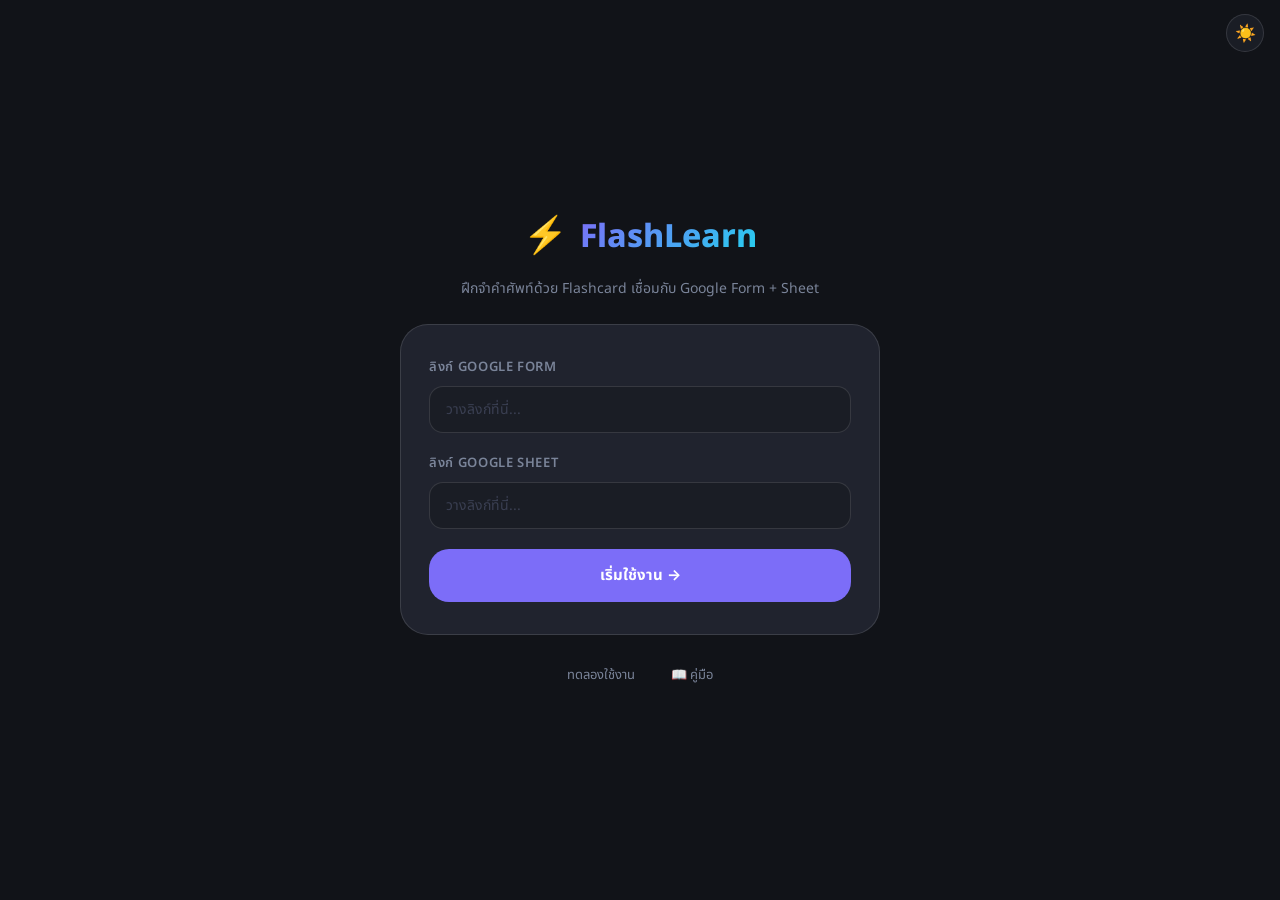
<file: index.html>
<!DOCTYPE html>
<html lang="th">
<head>
  <meta charset="UTF-8" />
  <meta name="viewport" content="width=device-width, initial-scale=1.0" />
  <title>FlashLearn — บัตรคำศัพท์</title>
  <meta name="description" content="แอปบัตรคำศัพท์ เชื่อมกับ Google Form + Google Sheet" />
  <link rel="preconnect" href="https://fonts.googleapis.com" />
  <link rel="preconnect" href="https://fonts.gstatic.com" crossorigin />
  <link href="https://fonts.googleapis.com/css2?family=Noto+Sans+Thai:wght@300;400;500;600;700;800&family=Inter:wght@300;400;500;600;700&display=swap" rel="stylesheet" />
  <link rel="stylesheet" href="style.css" />
</head>
<body>

  <!-- Theme Toggle -->
  <button id="themeToggle" onclick="toggleTheme()" style="
    position: fixed; top: 14px; right: 16px; z-index: 999;
    width: 38px; height: 38px; border-radius: 50%;
    background: var(--surface); border: 1px solid var(--border-md);
    cursor: pointer; font-size: 17px;
    display: flex; align-items: center; justify-content: center;
  ">🌙</button>

  <script>
    (function(){
      const t = localStorage.getItem('fl_theme') || 'dark';
      document.body.setAttribute('data-theme', t);
      document.addEventListener('DOMContentLoaded', function(){
        document.getElementById('themeToggle').textContent = t === 'dark' ? '☀️' : '🌙';
      });
    })();
    function toggleTheme() {
      const cur = document.body.getAttribute('data-theme');
      const next = cur === 'dark' ? 'light' : 'dark';
      document.body.setAttribute('data-theme', next);
      document.getElementById('themeToggle').textContent = next === 'dark' ? '☀️' : '🌙';
      localStorage.setItem('fl_theme', next);
    }
  </script>

  <!-- ===================== SETUP SCREEN ===================== -->
  <div id="setupScreen" class="screen">
    <div class="setup-wrap">

      <div class="setup-logo">
        <span>⚡</span>
        <h1>FlashLearn</h1>
      </div>
      <p class="setup-sub">ฝึกจำคำศัพท์ด้วย Flashcard เชื่อมกับ Google Form + Sheet</p>

      <div class="setup-card">
        <div>
          <label class="input-label">ลิงก์ Google Form</label>
          <input type="url" id="formUrl" class="input-field" placeholder="วางลิงก์ที่นี่..." autocomplete="off" />
        </div>
        <div>
          <label class="input-label">ลิงก์ Google Sheet</label>
          <input type="url" id="sheetUrl" class="input-field" placeholder="วางลิงก์ที่นี่..." autocomplete="off" />
        </div>
        <div id="setupError" class="error-msg hidden"></div>
        <button class="btn btn-primary btn-large" onclick="connectAll()">เริ่มใช้งาน →</button>
      </div>

      <div style="display: flex; gap: 12px; align-items: center;">
        <button class="btn-ghost-sm" onclick="loadDemo()">ทดลองใช้งาน</button>
        <a href="guide.html" class="btn-ghost-sm" style="text-decoration: none;">📖 คู่มือ</a>
      </div>

    </div>
  </div>

  <!-- ===================== MAIN APP SCREEN ===================== -->
  <div id="appScreen" class="screen hidden">

    <!-- Header -->
    <header class="header">
      <div class="header-inner">
        <div class="logo" onclick="goBack()" style="cursor: pointer;">
          <span class="logo-icon">⚡</span>
          <span class="logo-text">FlashLearn</span>
        </div>
        <div class="header-right">
          <span class="stat-badge" id="cardCountBadge">0 ใบ</span>
          <button class="btn btn-ghost btn-xs" onclick="goBack()">⚙️</button>
        </div>
      </div>
    </header>

    <!-- Tabs -->
    <div class="tabs-wrap">
      <div class="tabs">
        <button class="tab active" id="tabStudy" onclick="switchTab('study')">เรียนรู้</button>
        <button class="tab" id="tabAdd" onclick="switchTab('add')">จดคำศัพท์</button>
      </div>
    </div>

    <!-- ===== Tab: Study ===== -->
    <div class="tab-content" id="panelStudy">
      <div class="study-container">

        <!-- Controls -->
        <div class="controls-bar">
          <button class="btn btn-ghost btn-sm" onclick="loadCards()">🔄 โหลดใหม่</button>
          <button class="btn btn-ghost btn-sm" onclick="shuffleCards()">🔀 สุ่ม</button>
        </div>

        <!-- Progress -->
        <div class="progress-wrap">
          <div class="progress-info">
            <span id="cardCounter">0 / 0</span>
          </div>
          <div class="progress-track">
            <div class="progress-fill" id="progressFill"></div>
          </div>
        </div>

        <!-- Flashcard -->
        <div class="card-scene" id="cardScene">
          <div class="card" id="flashcard" onclick="flipCard()">
            <div class="card-face card-front">
              <div class="face-chip" id="labelFront">คำศัพท์</div>
              <div class="card-word" id="cardWord">—</div>
              <div id="cardTime" style="position: absolute; bottom: 45px; font-size: 11px; color: var(--dim); font-weight: 500;"></div>
              <div class="flip-hint">แตะเพื่อดูความหมาย</div>
            </div>
            <div class="card-face card-back">
              <div class="face-chip face-chip-ans" id="labelBack">ความหมาย</div>
              <div class="card-meaning" id="cardMeaning">—</div>
            </div>
          </div>
        </div>

        <!-- Empty state -->
        <div class="empty-state hidden" id="emptyState">
          <div class="empty-icon">📭</div>
          <p>ยังไม่มีคำศัพท์</p>
          <p class="empty-sub">ไปที่แท็บ "จดคำศัพท์" เพื่อเพิ่มข้อมูล</p>
          <button class="btn btn-primary" onclick="switchTab('add')" style="margin-top:16px">จดเลย</button>
        </div>

        <!-- Actions -->
        <div class="action-row" id="actionRow">
          <button class="btn btn-nav" onclick="prevCard()">←</button>
          <button class="btn btn-primary" onclick="nextCard()" style="flex:1;">ถัดไป →</button>
        </div>

      </div>
    </div>

    <!-- ===== Tab: Add (Google Form Embed) ===== -->
    <div class="tab-content hidden" id="panelAdd">
      <div class="form-info-bar">
        <span>กรอกคำศัพท์ใหม่ผ่าน Google Form ด้านล่าง</span>
        <button class="btn btn-primary btn-sm" onclick="switchTab('study'); loadCards();">เสร็จแล้ว → เรียน</button>
      </div>
      <div class="form-embed-wrap">
        <iframe id="formIframe" src="about:blank" class="form-iframe" title="Google Form"></iframe>
      </div>
    </div>

    <!-- Completion Screen -->
    <div class="completion hidden" id="completionPanel">
      <div class="completion-card">
        <div class="big-emoji">🎉</div>
        <h2>เรียนครบหมดแล้ว!</h2>
        <div class="completion-btns">
          <button class="btn btn-primary" onclick="resetStudy()">เริ่มเรียนใหม่</button>
          <button class="btn btn-ghost" onclick="switchTab('add')">จดคำศัพท์เพิ่ม</button>
        </div>
      </div>
    </div>

  </div>

  <!-- Loading Overlay -->
  <div class="loading-overlay hidden" id="loadingOverlay">
    <div class="spinner"></div>
    <p id="loadingText">กำลังโหลด...</p>
  </div>

  <script src="script.js"></script>
</body>
</html>
</file>
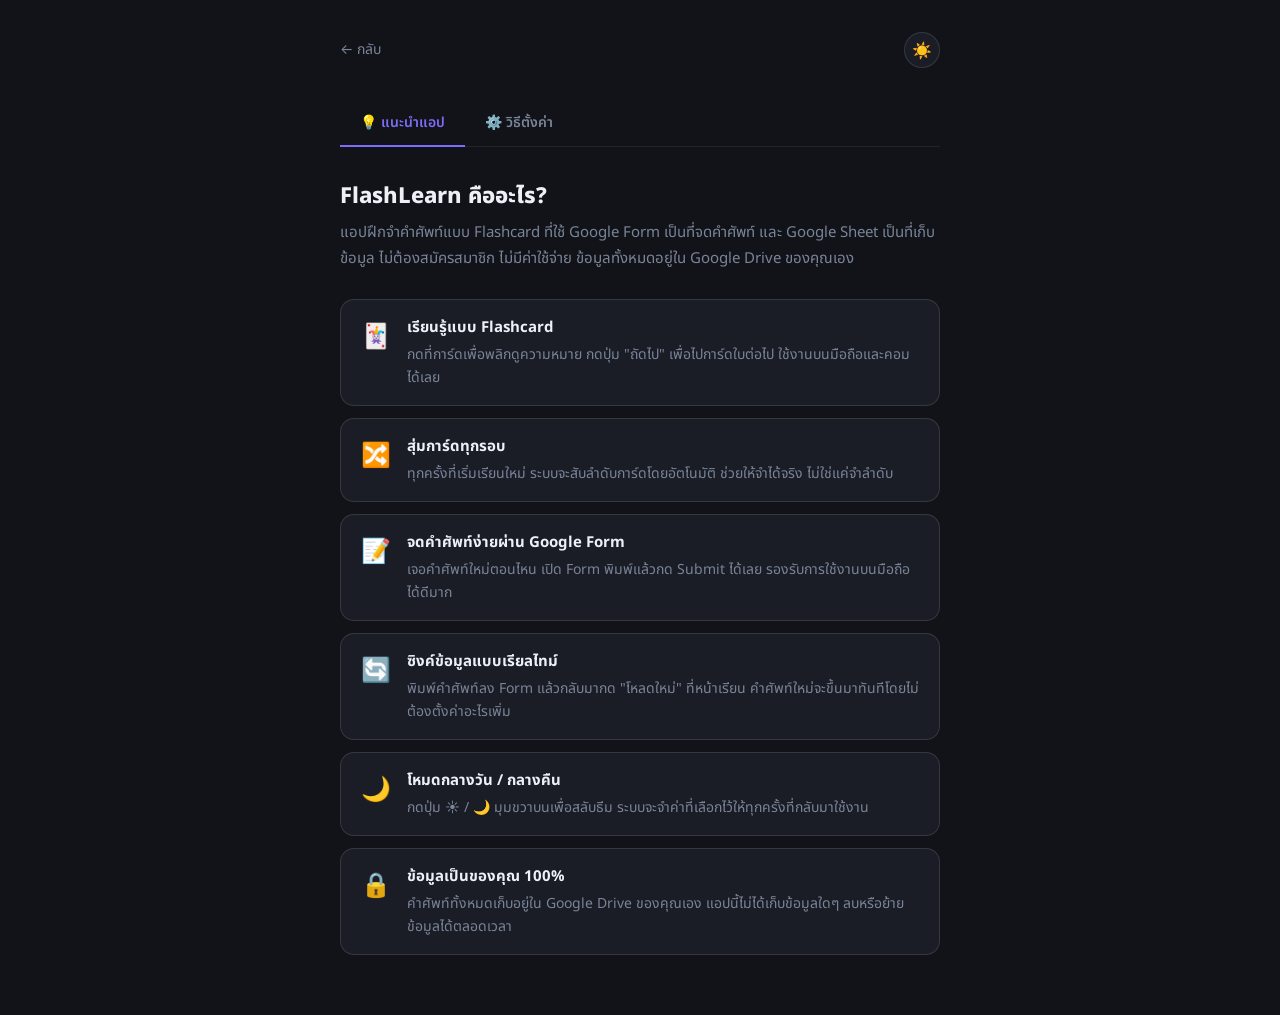
<file: guide.html>
<!DOCTYPE html>
<html lang="th">
<head>
  <meta charset="UTF-8" />
  <meta name="viewport" content="width=device-width, initial-scale=1.0" />
  <title>คู่มือ FlashLearn</title>
  <link rel="preconnect" href="https://fonts.googleapis.com" />
  <link rel="preconnect" href="https://fonts.gstatic.com" crossorigin />
  <link href="https://fonts.googleapis.com/css2?family=Noto+Sans+Thai:wght@300;400;500;600;700;800&family=Inter:wght@300;400;500;600;700&display=swap" rel="stylesheet" />
  <link rel="stylesheet" href="style.css" />
  <style>
    body { padding: 32px 20px 60px; max-width: 640px; margin: 0 auto; }

    .guide-header {
      display: flex;
      align-items: center;
      justify-content: space-between;
      margin-bottom: 32px;
    }

    .guide-tabs {
      display: flex;
      border-bottom: 1px solid var(--border);
      margin-bottom: 32px;
    }
    .guide-tab {
      padding: 12px 20px;
      background: none;
      border: none;
      border-bottom: 2px solid transparent;
      color: var(--muted);
      font-family: var(--font);
      font-size: 14px;
      font-weight: 600;
      cursor: pointer;
      transition: color 0.2s, border-color 0.2s;
      margin-bottom: -1px;
    }
    .guide-tab.active { color: var(--purple); border-bottom-color: var(--purple); }
    .guide-tab:not(.active):hover { color: var(--text); }

    .guide-content { animation: fadeSlideUp 0.25s ease both; }

    .guide-title { font-size: 22px; font-weight: 800; margin-bottom: 6px; color: var(--text); }
    .guide-desc { color: var(--muted); font-size: 15px; margin-bottom: 28px; line-height: 1.7; }

    /* Feature cards for About tab */
    .feature-list { display: flex; flex-direction: column; gap: 12px; }
    .feature-card {
      background: var(--surface);
      border: 1px solid var(--border-md);
      border-radius: var(--r-md);
      padding: 16px 20px;
      display: flex;
      gap: 16px;
      align-items: flex-start;
    }
    .feature-icon { font-size: 24px; flex-shrink: 0; margin-top: 2px; }
    .feature-title { font-size: 15px; font-weight: 700; margin-bottom: 4px; color: var(--text); }
    .feature-desc { font-size: 14px; color: var(--muted); line-height: 1.6; }

    /* Step list for Setup tab */
    .step-list { display: flex; flex-direction: column; gap: 0; }
    .step-item {
      display: flex;
      gap: 16px;
      padding-bottom: 24px;
      position: relative;
    }
    .step-item:not(:last-child)::before {
      content: '';
      position: absolute;
      left: 13px;
      top: 28px;
      bottom: 0;
      width: 1px;
      background: var(--border-md);
    }
    .step-num {
      flex-shrink: 0;
      width: 28px; height: 28px;
      background: var(--purple);
      border-radius: 50%;
      display: flex; align-items: center; justify-content: center;
      font-size: 12px; font-weight: 800; color: white;
      position: relative; z-index: 1;
    }
    .step-body { padding-top: 3px; flex: 1; }
    .step-title { font-size: 15px; font-weight: 700; color: var(--text); margin-bottom: 6px; }
    .step-desc { font-size: 14px; color: var(--muted); line-height: 1.7; }
    .step-desc strong { color: var(--text); font-weight: 600; }
    .step-note {
      margin-top: 8px;
      padding: 10px 14px;
      background: var(--surface);
      border: 1px solid var(--border-md);
      border-radius: var(--r-sm);
      font-size: 13px;
      color: var(--muted);
    }
    .step-note strong { color: var(--purple); }

    .hidden { display: none; }

    #themeToggle {
      width: 36px; height: 36px; border-radius: 50%;
      background: var(--surface); border: 1px solid var(--border-md);
      cursor: pointer; font-size: 16px;
      display: flex; align-items: center; justify-content: center;
    }
  </style>
</head>
<body>

  <script>
    (function(){
      const t = localStorage.getItem('fl_theme') || 'dark';
      document.body.setAttribute('data-theme', t);
    })();
    function toggleTheme() {
      const cur = document.body.getAttribute('data-theme');
      const next = cur === 'dark' ? 'light' : 'dark';
      document.body.setAttribute('data-theme', next);
      document.getElementById('themeToggle').textContent = next === 'dark' ? '☀️' : '🌙';
      localStorage.setItem('fl_theme', next);
    }
  </script>

  <div class="guide-header">
    <a href="index.html" style="text-decoration: none; color: var(--muted); font-size: 14px;">← กลับ</a>
    <button id="themeToggle" onclick="toggleTheme()">🌙</button>
  </div>

  <div class="guide-tabs">
    <button class="guide-tab active" id="tabAbout" onclick="switchTab('about')">💡 แนะนำแอป</button>
    <button class="guide-tab" id="tabSetup" onclick="switchTab('setup')">⚙️ วิธีตั้งค่า</button>
  </div>

  <!-- ======================== ABOUT TAB ======================== -->
  <div id="contentAbout" class="guide-content">
    <h1 class="guide-title">FlashLearn คืออะไร?</h1>
    <p class="guide-desc">
      แอปฝึกจำคำศัพท์แบบ Flashcard ที่ใช้ Google Form เป็นที่จดคำศัพท์ และ Google Sheet เป็นที่เก็บข้อมูล
      ไม่ต้องสมัครสมาชิก ไม่มีค่าใช้จ่าย ข้อมูลทั้งหมดอยู่ใน Google Drive ของคุณเอง
    </p>

    <div class="feature-list">
      <div class="feature-card">
        <div class="feature-icon">🃏</div>
        <div>
          <div class="feature-title">เรียนรู้แบบ Flashcard</div>
          <div class="feature-desc">กดที่การ์ดเพื่อพลิกดูความหมาย กดปุ่ม "ถัดไป" เพื่อไปการ์ดใบต่อไป ใช้งานบนมือถือและคอมได้เลย</div>
        </div>
      </div>
      <div class="feature-card">
        <div class="feature-icon">🔀</div>
        <div>
          <div class="feature-title">สุ่มการ์ดทุกรอบ</div>
          <div class="feature-desc">ทุกครั้งที่เริ่มเรียนใหม่ ระบบจะสับลำดับการ์ดโดยอัตโนมัติ ช่วยให้จำได้จริง ไม่ใช่แค่จำลำดับ</div>
        </div>
      </div>
      <div class="feature-card">
        <div class="feature-icon">📝</div>
        <div>
          <div class="feature-title">จดคำศัพท์ง่ายผ่าน Google Form</div>
          <div class="feature-desc">เจอคำศัพท์ใหม่ตอนไหน เปิด Form พิมพ์แล้วกด Submit ได้เลย รองรับการใช้งานบนมือถือได้ดีมาก</div>
        </div>
      </div>
      <div class="feature-card">
        <div class="feature-icon">🔄</div>
        <div>
          <div class="feature-title">ซิงค์ข้อมูลแบบเรียลไทม์</div>
          <div class="feature-desc">พิมพ์คำศัพท์ลง Form แล้วกลับมากด "โหลดใหม่" ที่หน้าเรียน คำศัพท์ใหม่จะขึ้นมาทันทีโดยไม่ต้องตั้งค่าอะไรเพิ่ม</div>
        </div>
      </div>
      <div class="feature-card">
        <div class="feature-icon">🌙</div>
        <div>
          <div class="feature-title">โหมดกลางวัน / กลางคืน</div>
          <div class="feature-desc">กดปุ่ม ☀️ / 🌙 มุมขวาบนเพื่อสลับธีม ระบบจะจำค่าที่เลือกไว้ให้ทุกครั้งที่กลับมาใช้งาน</div>
        </div>
      </div>
      <div class="feature-card">
        <div class="feature-icon">🔒</div>
        <div>
          <div class="feature-title">ข้อมูลเป็นของคุณ 100%</div>
          <div class="feature-desc">คำศัพท์ทั้งหมดเก็บอยู่ใน Google Drive ของคุณเอง แอปนี้ไม่ได้เก็บข้อมูลใดๆ ลบหรือย้ายข้อมูลได้ตลอดเวลา</div>
        </div>
      </div>
    </div>
  </div>

  <!-- ======================== SETUP TAB ======================== -->
  <div id="contentSetup" class="guide-content hidden">
    <h1 class="guide-title">วิธีตั้งค่า (ทำครั้งเดียว)</h1>
    <p class="guide-desc">ตั้งค่าแค่ครั้งแรกครั้งเดียว หลังจากนั้นเปิดมาจดและเรียนได้เลย</p>

    <div class="step-list">

      <div class="step-item">
        <div class="step-num">1</div>
        <div class="step-body">
          <div class="step-title">สร้าง Google Form สำหรับจดคำศัพท์</div>
          <div class="step-desc">
            ไปที่ <strong>forms.google.com</strong> แล้วสร้าง Form ใหม่ ตั้งชื่อว่าอะไรก็ได้ เช่น "จดคำศัพท์"<br><br>
            เพิ่มคำถาม 2 ข้อ ประเภท <strong>"คำตอบสั้น"</strong>:
            <ul style="margin-top: 8px; margin-left: 20px; line-height: 2;">
              <li>ช่องที่ 1 — ชื่อ: <strong>คำศัพท์</strong></li>
              <li>ช่องที่ 2 — ชื่อ: <strong>ความหมาย</strong></li>
            </ul>
          </div>
          <div class="step-note">💡 ตั้งชื่อช่องให้ตรงเป๊ะ เพราะแอปจะอ่านหัวคอลัมน์จาก Sheet</div>
        </div>
      </div>

      <div class="step-item">
        <div class="step-num">2</div>
        <div class="step-body">
          <div class="step-title">เชื่อม Form กับ Google Sheet</div>
          <div class="step-desc">
            ใน Form ที่สร้างไว้ กดแท็บ <strong>"การตอบกลับ" (Responses)</strong> ที่แถบบนสุด<br><br>
            แล้วกดไอคอนรูป Google Sheets สีเขียว แล้วเลือก <strong>"สร้างสเปรดชีตใหม่" (Create a new spreadsheet)</strong> แล้วกด "สร้าง"
          </div>
          <div class="step-note">✅ Google Sheet ใหม่จะเปิดขึ้นมาอัตโนมัติ และมีหัวคอลัมน์ "คำศัพท์" กับ "ความหมาย" รอไว้แล้ว</div>
        </div>
      </div>

      <div class="step-item">
        <div class="step-num">3</div>
        <div class="step-body">
          <div class="step-title">เปิดให้แอปอ่านข้อมูลจาก Sheet ได้</div>
          <div class="step-desc">
            ในหน้า Google Sheet ที่เพิ่งเปิดขึ้นมา กดปุ่ม <strong>"แชร์" (Share)</strong> มุมขวาบน<br><br>
            ตรงช่อง "General access" เปลี่ยนจาก "Restricted" เป็น <strong>"Anyone with the link"</strong>
            แล้วตั้งสิทธิ์เป็น <strong>"Viewer"</strong> แล้วกด "Done"
          </div>
          <div class="step-note">⚠️ ถ้าไม่ทำขั้นตอนนี้ แอปจะโหลดคำศัพท์ไม่ได้</div>
        </div>
      </div>

      <div class="step-item">
        <div class="step-num">4</div>
        <div class="step-body">
          <div class="step-title">คัดลอกลิงก์ Form (สำหรับใส่ช่องแรก)</div>
          <div class="step-desc">
            กลับไปที่หน้า Google Form แล้วกดปุ่ม <strong>"ส่ง" (Send)</strong> สีม่วงมุมขวาบน<br><br>
            กดแท็บรูปลิงก์ 🔗 แล้วกด <strong>"คัดลอกลิงก์"</strong> — นี่คือลิงก์สำหรับช่องแรกในแอป
          </div>
        </div>
      </div>

      <div class="step-item">
        <div class="step-num">5</div>
        <div class="step-body">
          <div class="step-title">คัดลอกลิงก์ Sheet (สำหรับใส่ช่องที่สอง)</div>
          <div class="step-desc">
            ไปที่หน้า Google Sheet แล้วก็อปปี้ URL ยาวๆ บนแถบที่อยู่เว็บบราวเซอร์ได้เลย<br><br>
            นี่คือลิงก์สำหรับใส่ในช่องที่สองของแอป
          </div>
        </div>
      </div>

      <div class="step-item">
        <div class="step-num">6</div>
        <div class="step-body">
          <div class="step-title">ใส่ลิงก์ในแอปแล้วกดเริ่มใช้งาน</div>
          <div class="step-desc">
            <a href="index.html" style="color: var(--purple);">กลับไปหน้าแอป</a> แล้วนำลิงก์ที่คัดลอกมาวางในช่องที่ตรงกัน แล้วกดปุ่ม <strong>"เริ่มใช้งาน"</strong>
          </div>
          <div class="step-note">🎉 เสร็จแล้ว! ลองไปที่แท็บ "จดคำศัพท์" แล้วพิมพ์คำศัพท์แรกเพื่อทดสอบได้เลย</div>
        </div>
      </div>

    </div>
  </div>

  <script>
    // Init theme toggle icon after DOM ready
    const _t = localStorage.getItem('fl_theme') || 'dark';
    document.getElementById('themeToggle').textContent = _t === 'dark' ? '☀️' : '🌙';

    function switchTab(tab) {
      document.getElementById('tabAbout').classList.toggle('active', tab === 'about');
      document.getElementById('tabSetup').classList.toggle('active', tab === 'setup');
      document.getElementById('contentAbout').classList.toggle('hidden', tab !== 'about');
      document.getElementById('contentSetup').classList.toggle('hidden', tab !== 'setup');
    }
  </script>

</body>
</html>
</file>
<file: style.css>
/* ================================================
   FlashLearn — Minimal Design System
   ================================================ */

*, *::before, *::after { box-sizing: border-box; margin: 0; padding: 0; }

:root {
  --bg:        #111318;
  --surface:   #1a1d25;
  --card:      #20232e;
  --border:    rgba(255,255,255,0.07);
  --border-md: rgba(255,255,255,0.12);

  --purple: #7c6df8;
  --violet: #a78bfa;
  --pink:   #e879b9;
  --cyan:   #22d3ee;
  --green:  #34d399;
  --red:    #f87171;

  --text:   #eef0f8;
  --muted:  #7a8499;
  --dim:    #3a3f52;

  --r-sm:  8px;
  --r-md:  14px;
  --r-lg:  20px;
  --r-xl:  28px;

  --font: 'Noto Sans Thai', 'Inter', sans-serif;
  --ease: cubic-bezier(0.4, 0, 0.2, 1);
}

/* Light theme */
[data-theme="light"] {
  --bg:      #f5f6fa;
  --surface: #ffffff;
  --card:    #ffffff;
  --border:    rgba(0,0,0,0.06);
  --border-md: rgba(0,0,0,0.12);
  --text:   #111318;
  --muted:  #6b7280;
  --dim:    #c4c9d4;

  --purple: #6d5ef0;
  --violet: #8b77f5;
  --pink:   #d63db5;
  --cyan:   #0ea5e9;
  --green:  #059669;
  --red:    #dc2626;
}

body {
  font-family: var(--font);
  background: var(--bg);
  color: var(--text);
  min-height: 100vh;
  overflow-x: hidden;
  line-height: 1.6;
  transition: background 0.3s var(--ease), color 0.3s var(--ease);
}

/* ================================================
   Screens
   ================================================ */
.screen { position: relative; z-index: 1; }
.screen.hidden { display: none; }

/* ================================================
   SETUP SCREEN
   ================================================ */
#setupScreen {
  min-height: 100vh;
  display: flex;
  align-items: center;
  justify-content: center;
  padding: 60px 20px;
}

.setup-wrap {
  width: 100%;
  max-width: 480px;
  display: flex;
  flex-direction: column;
  align-items: center;
  gap: 24px;
}

.setup-logo {
  display: flex;
  align-items: center;
  gap: 12px;
}

.setup-logo span { font-size: 36px; }

.setup-logo h1 {
  font-size: 32px;
  font-weight: 800;
  background: linear-gradient(135deg, var(--purple), var(--cyan));
  -webkit-background-clip: text;
  -webkit-text-fill-color: transparent;
  background-clip: text;
}

.setup-sub {
  color: var(--muted);
  font-size: 14px;
  text-align: center;
  margin-top: -12px;
}

.setup-card {
  width: 100%;
  background: var(--card);
  border: 1px solid var(--border-md);
  border-radius: var(--r-xl);
  padding: 32px 28px;
  display: flex;
  flex-direction: column;
  gap: 20px;
}

.input-label {
  display: block;
  font-size: 13px;
  font-weight: 600;
  color: var(--muted);
  margin-bottom: 8px;
  text-transform: uppercase;
  letter-spacing: 0.05em;
}

.input-field {
  width: 100%;
  background: var(--surface);
  border: 1px solid var(--border-md);
  border-radius: var(--r-md);
  padding: 12px 16px;
  color: var(--text);
  font-family: var(--font);
  font-size: 14px;
  outline: none;
  transition: border-color 0.2s var(--ease), box-shadow 0.2s var(--ease);
}
.input-field:focus {
  border-color: var(--purple);
  box-shadow: 0 0 0 3px rgba(124,109,248,0.15);
}
.input-field::placeholder { color: var(--dim); }

.error-msg {
  background: rgba(248,113,113,0.08);
  border: 1px solid rgba(248,113,113,0.25);
  border-radius: var(--r-md);
  padding: 12px 16px;
  color: var(--red);
  font-size: 14px;
}

/* ================================================
   Buttons
   ================================================ */
.btn {
  display: inline-flex; align-items: center; justify-content: center; gap: 8px;
  border: none; cursor: pointer; font-family: var(--font); font-weight: 600;
  transition: all 0.18s var(--ease);
  white-space: nowrap;
}
.btn:active { transform: scale(0.97); }

.btn-primary {
  background: var(--purple);
  color: white;
  padding: 13px 28px;
  border-radius: var(--r-md);
  font-size: 15px;
}
.btn-primary:hover { background: var(--violet); }

.btn-large {
  width: 100%;
  padding: 15px;
  font-size: 15px;
  border-radius: var(--r-lg);
  font-weight: 700;
}

.btn-ghost {
  background: transparent;
  color: var(--muted);
  border: 1px solid var(--border-md);
  padding: 9px 18px;
  border-radius: var(--r-md);
  font-size: 14px;
}
.btn-ghost:hover { color: var(--text); border-color: var(--border-md); background: var(--surface); }

.btn-ghost-sm {
  background: transparent;
  color: var(--muted);
  border: none;
  font-size: 13px;
  padding: 6px 12px;
  border-radius: var(--r-sm);
  cursor: pointer;
  font-family: var(--font);
}
.btn-ghost-sm:hover { color: var(--text); }

.btn-sm {
  padding: 7px 14px;
  font-size: 13px;
  border-radius: var(--r-sm);
}

.btn-xs {
  padding: 5px 12px;
  font-size: 12px;
  border-radius: var(--r-sm);
}

.btn-nav {
  background: var(--surface);
  border: 1px solid var(--border-md);
  color: var(--muted);
  padding: 0;
  width: 48px; height: 48px;
  border-radius: var(--r-md);
  font-size: 18px;
  flex-shrink: 0;
}
.btn-nav:hover { color: var(--text); border-color: var(--purple); }

/* ================================================
   HEADER
   ================================================ */
.header {
  background: var(--bg);
  border-bottom: 1px solid var(--border);
  position: sticky;
  top: 0;
  z-index: 50;
}

.header-inner {
  max-width: 720px;
  margin: 0 auto;
  padding: 14px 24px;
  display: flex;
  justify-content: space-between;
  align-items: center;
}

.logo { display: flex; align-items: center; gap: 8px; }
.logo-icon { font-size: 20px; }
.logo-text {
  font-size: 17px; font-weight: 800;
  color: var(--text);
}

.header-right { display: flex; align-items: center; gap: 10px; }
.stat-badge {
  background: var(--surface); border: 1px solid var(--border);
  padding: 4px 12px; border-radius: 20px; font-size: 12px; color: var(--muted);
}

/* ================================================
   TABS
   ================================================ */
.tabs-wrap {
  background: var(--bg);
  border-bottom: 1px solid var(--border);
  position: sticky;
  top: 53px;
  z-index: 40;
}

.tabs {
  max-width: 720px;
  margin: 0 auto;
  padding: 0 24px;
  display: flex;
  gap: 0;
}

.tab {
  padding: 14px 20px;
  background: transparent;
  border: none;
  border-bottom: 2px solid transparent;
  color: var(--muted);
  font-family: var(--font);
  font-size: 14px;
  font-weight: 600;
  cursor: pointer;
  transition: color 0.2s, border-color 0.2s;
  margin-bottom: -1px;
}
.tab.active {
  color: var(--purple);
  border-bottom-color: var(--purple);
}
.tab:not(.active):hover { color: var(--text); }

/* ================================================
   TAB CONTENT
   ================================================ */
.tab-content { max-width: 720px; margin: 0 auto; padding: 32px 24px; }

/* ================================================
   STUDY TAB
   ================================================ */
.study-container { max-width: 600px; margin: 0 auto; }

.controls-bar {
  display: flex;
  gap: 8px;
  justify-content: flex-end;
  margin-bottom: 20px;
}

.progress-wrap { margin-bottom: 28px; }
.progress-info {
  display: flex; justify-content: space-between;
  font-size: 13px; color: var(--muted); margin-bottom: 8px;
}
.progress-track {
  height: 4px; background: var(--surface);
  border-radius: 100px; overflow: hidden;
}
.progress-fill {
  height: 100%;
  background: var(--purple);
  border-radius: 100px;
  width: 0%;
  transition: width 0.5s var(--ease);
}

/* ================================================
   FLASHCARD
   ================================================ */
.card-scene { perspective: 1200px; margin-bottom: 24px; }
.card {
  width: 100%; min-height: 340px;
  position: relative; transform-style: preserve-3d;
  transition: transform 0.55s cubic-bezier(0.23, 1, 0.32, 1);
  cursor: pointer; border-radius: var(--r-xl);
}
.card.flipped { transform: rotateY(180deg); }

.card-face {
  position: absolute; inset: 0;
  border-radius: var(--r-xl);
  backface-visibility: hidden;
  -webkit-backface-visibility: hidden;
  display: flex; flex-direction: column; align-items: center; justify-content: flex-start;
  padding: 65px 28px; text-align: center;
  background: var(--card);
  border: 1px solid var(--border-md);
  overflow-y: auto;
  overflow-x: hidden;
  scrollbar-width: thin;
  scrollbar-color: var(--border-md) transparent;
}

.card-face::-webkit-scrollbar { width: 4px; }
.card-face::-webkit-scrollbar-thumb { background: var(--border-md); border-radius: 10px; }

.card-front {}
.card-back { transform: rotateY(180deg); }

.face-chip {
  position: absolute; top: 20px; left: 20px;
  font-size: 11px; font-weight: 700; text-transform: uppercase; letter-spacing: 0.08em;
  color: var(--muted);
}
.face-chip-ans { color: var(--purple); }

.card-word {
  margin: auto 0;
  width: 100%;
  font-size: clamp(24px, 5vw, 36px);
  font-weight: 800;
  color: var(--text);
  line-height: 1.4;
  word-break: break-word;
  overflow-wrap: break-word;
}

.card-meaning {
  margin: auto 0;
  width: 100%;
  font-size: clamp(20px, 4.5vw, 30px);
  font-weight: 700;
  color: var(--purple);
  line-height: 1.5;
  word-break: break-word;
  overflow-wrap: break-word;
}

.flip-hint {
  position: absolute; bottom: 18px;
  font-size: 12px; color: var(--dim);
}

.action-row {
  display: flex;
  align-items: center;
  gap: 10px;
}

/* ================================================
   EMPTY STATE
   ================================================ */
.empty-state {
  text-align: center;
  padding: 60px 24px;
  background: var(--surface);
  border-radius: var(--r-xl);
  border: 1px dashed var(--border-md);
}
.empty-icon { font-size: 40px; margin-bottom: 12px; }
.empty-sub { color: var(--muted); font-size: 14px; margin-top: 6px; }

/* ================================================
   COMPLETION
   ================================================ */
.completion {
  position: fixed; inset: 0; z-index: 200;
  display: flex; align-items: center; justify-content: center;
  background: rgba(0,0,0,0.6);
}
.completion.hidden { display: none; }

.completion-card {
  background: var(--card);
  border: 1px solid var(--border-md);
  border-radius: var(--r-xl);
  padding: 48px 36px;
  text-align: center;
  max-width: 380px; width: 90%;
  animation: popIn 0.3s cubic-bezier(0.34, 1.56, 0.64, 1) both;
}

@keyframes popIn {
  from { opacity: 0; transform: scale(0.9); }
  to { opacity: 1; transform: scale(1); }
}

.big-emoji { font-size: 56px; margin-bottom: 8px; }
.completion-card h2 { font-size: 24px; font-weight: 800; margin-bottom: 24px; }
.completion-btns { display: flex; flex-direction: column; gap: 10px; }

/* ================================================
   ADD TAB (Form Embed)
   ================================================ */
.form-info-bar {
  display: flex;
  align-items: center;
  justify-content: space-between;
  gap: 16px;
  padding: 12px 16px;
  background: var(--surface);
  border: 1px solid var(--border-md);
  border-radius: var(--r-md);
  margin-bottom: 16px;
  font-size: 14px;
  color: var(--muted);
}

.form-embed-wrap {
  width: 100%;
  height: 75vh;
  background: white;
  border-radius: var(--r-lg);
  overflow: hidden;
  border: 1px solid var(--border-md);
}

.form-iframe { width: 100%; height: 100%; border: none; }

/* ================================================
   LOADING
   ================================================ */
.loading-overlay {
  position: fixed; inset: 0; z-index: 1000;
  background: rgba(0,0,0,0.7);
  display: flex; flex-direction: column; align-items: center; justify-content: center;
  gap: 16px;
}
.loading-overlay p { color: var(--muted); font-size: 14px; }

.spinner {
  width: 36px; height: 36px;
  border: 2px solid var(--border-md);
  border-top-color: var(--purple);
  border-radius: 50%;
  animation: spin 0.7s linear infinite;
}
@keyframes spin { to { transform: rotate(360deg); } }

/* ================================================
   UTILITY
   ================================================ */
.hidden { display: none !important; }

@keyframes fadeSlideUp {
  from { opacity: 0; transform: translateY(12px); }
  to   { opacity: 1; transform: translateY(0); }
}

/* ================================================
   RESPONSIVE
   ================================================ */
@media (max-width: 600px) {
  .header-inner { padding: 12px 16px; }
  .tabs { padding: 0 16px; }
  .tab { padding: 12px 14px; font-size: 13px; }
  .tab-content { padding: 20px 16px; }

  .setup-wrap { gap: 18px; }
  .setup-card { padding: 24px 20px; }

  .card { min-height: 280px; }
  .card-face { padding: 32px 20px; }
  .card-word { font-size: clamp(22px, 6vw, 30px); }
  .card-meaning { font-size: clamp(18px, 5vw, 26px); }

  .action-row { gap: 8px; }
  .btn-nav { width: 44px; height: 44px; }

  .form-info-bar { flex-direction: column; align-items: stretch; text-align: center; gap: 10px; }
  .form-embed-wrap { height: 65vh; }

  .completion-card { padding: 32px 20px; }
}
</file>
